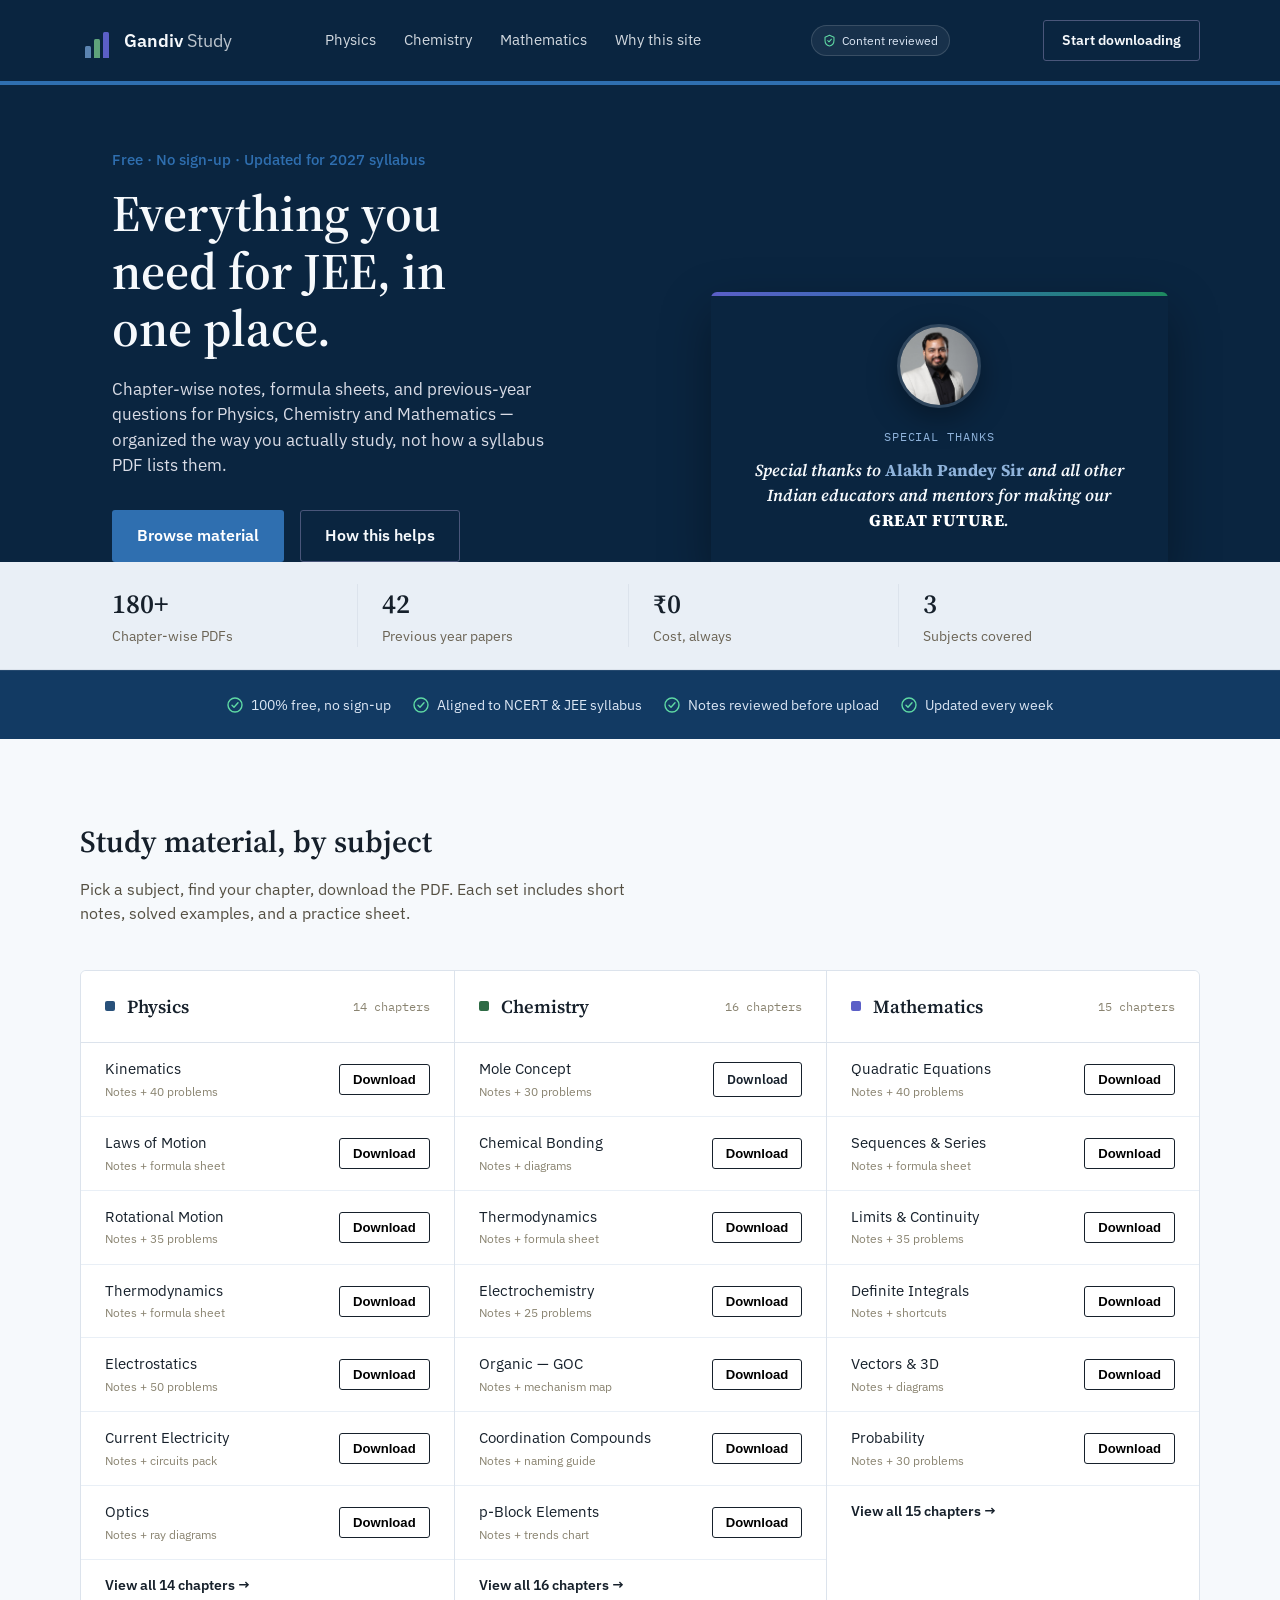
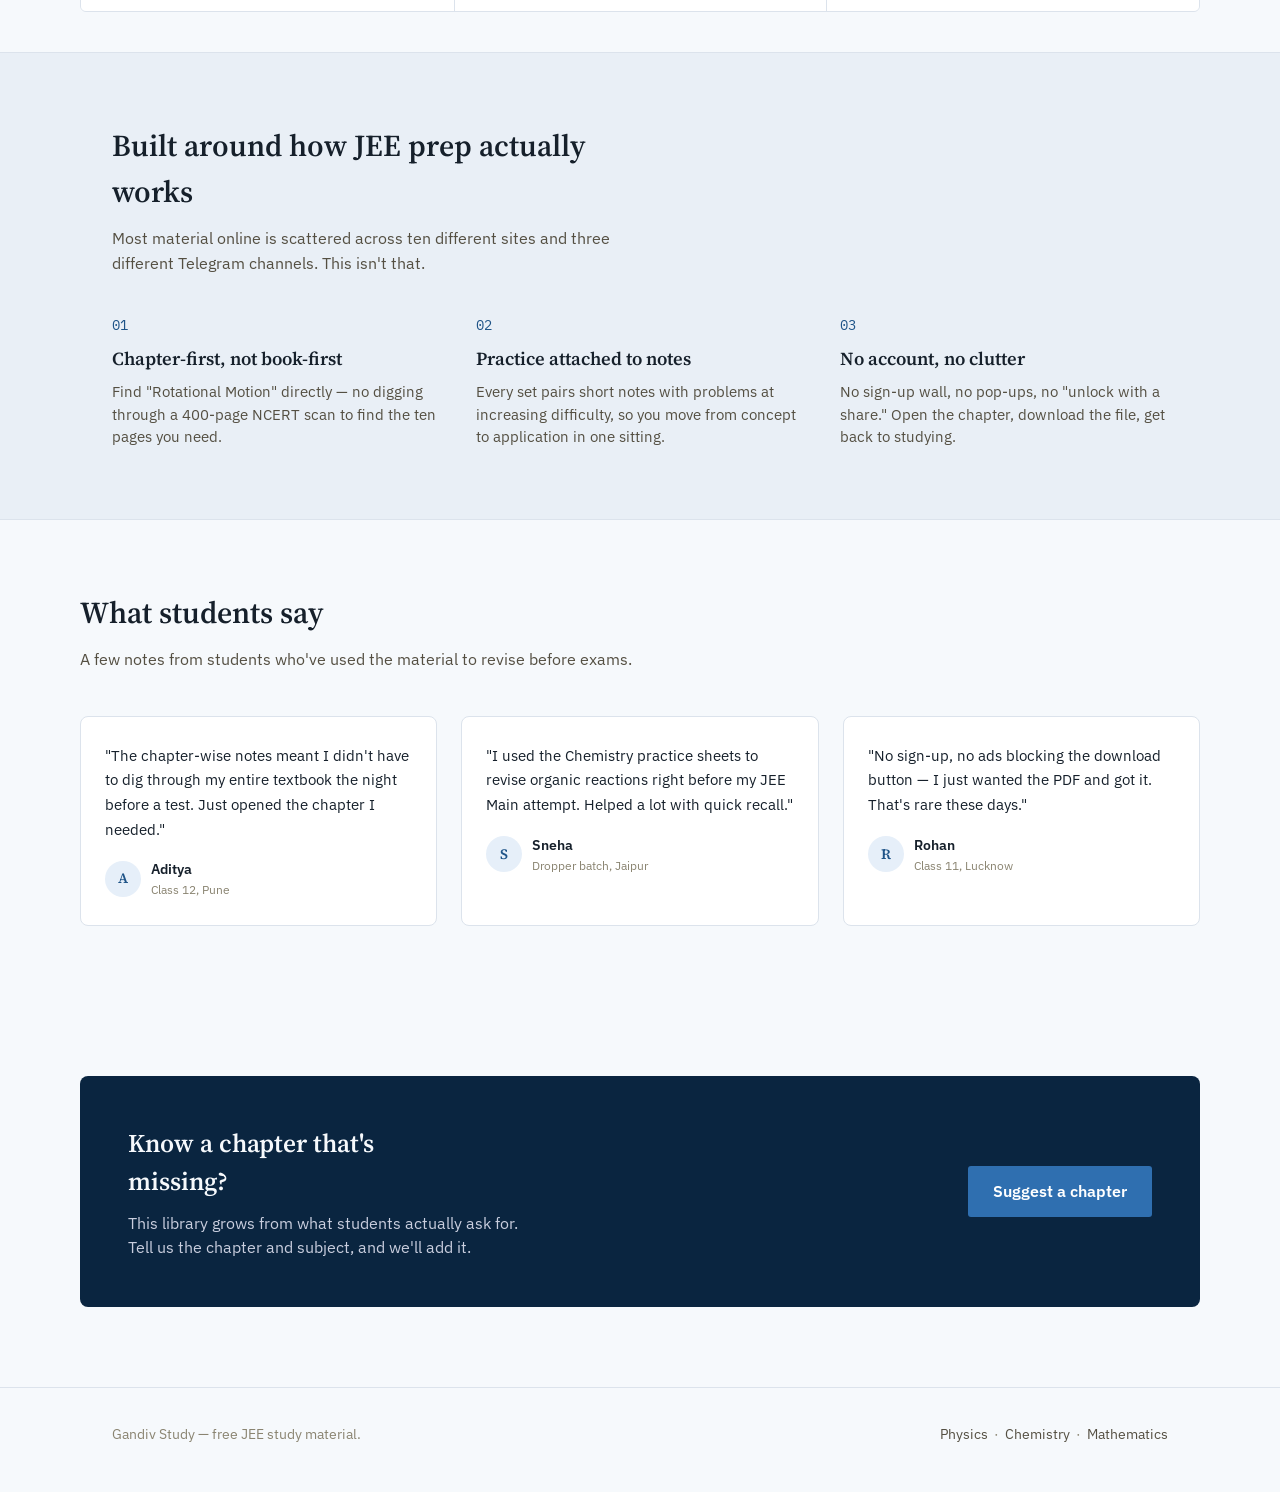
<file: index.html>
<!DOCTYPE html>
<html lang="en">
<head>
<meta charset="UTF-8">
<meta name="viewport" content="width=device-width, initial-scale=1.0">
<title>Gandiv Study — JEE Study Material</title>
<meta name="description" content="Gandiv Study — free chapter-wise notes, formula sheets, and previous year questions for JEE Physics, Chemistry and Mathematics. No sign-up required.">
<meta name="keywords" content="Gandiv, Gandiv Study, JEE study material, JEE notes, JEE Physics notes, JEE Chemistry notes, JEE Maths notes, free JEE PDF, JEE previous year papers">
<meta name="robots" content="index, follow">
<link rel="canonical" href="https://gurujeestudy1.github.io/GuruJEE-study/">
<meta property="og:type" content="website">
<meta property="og:title" content="Gandiv Study — Free JEE Study Material">
<meta property="og:description" content="Chapter-wise notes, formula sheets, and previous year questions for JEE Physics, Chemistry and Mathematics — all free.">
<meta property="og:url" content="https://gurujeestudy1.github.io/GuruJEE-study/">
<meta name="twitter:card" content="summary">
<meta name="twitter:title" content="Gandiv Study — Free JEE Study Material">
<meta name="twitter:description" content="Free chapter-wise JEE notes and previous year papers for Physics, Chemistry and Mathematics.">
<script type="application/ld+json">
{
  "@context": "https://schema.org",
  "@type": "WebSite",
  "name": "Gandiv Study",
  "url": "https://gurujeestudy1.github.io/GuruJEE-study/",
  "description": "Free JEE study material — chapter-wise notes, formula sheets, and previous year papers for Physics, Chemistry and Mathematics."
}
</script>
<link rel="icon" href="data:image/svg+xml,%3Csvg xmlns='http://www.w3.org/2000/svg' viewBox='0 0 32 32'%3E%3Crect width='32' height='32' rx='6' fill='%2316213E'/%3E%3Crect x='6' y='18' width='5' height='9' rx='1' fill='%235B84B1'/%3E%3Crect x='13.5' y='13' width='5' height='14' rx='1' fill='%235FA37B'/%3E%3Crect x='21' y='7' width='5' height='20' rx='1' fill='%23E8A33D'/%3E%3C/svg%3E">
<link rel="preconnect" href="https://fonts.googleapis.com">
<link href="https://fonts.googleapis.com/css2?family=Source+Serif+4:opsz,wght@8..60,400;8..60,600;8..60,700&family=IBM+Plex+Sans:wght@400;500;600;700&family=IBM+Plex+Mono:wght@500&display=swap" rel="stylesheet">
<link rel="stylesheet" href="style.css">
</head>
<body>

<header>
  <div class="wrap nav">
    <div class="brand">
      <span class="mark">
        <span class="bar" style="height:12px; background:#5B84B1;"></span>
        <span class="bar" style="height:19px; background:#5FA37B;"></span>
        <span class="bar" style="height:26px; background:var(--indigo);"></span>
      </span>
      <span class="word">Gandiv<span class="light">Study</span></span>
    </div>
    <nav class="links">
      <a href="physics.html">Physics</a>
      <a href="chemistry.html">Chemistry</a>
      <a href="maths.html">Mathematics</a>
      <a href="#why">Why this site</a>
    </nav>
    <span class="verified-chip"><svg width="13" height="13" viewBox="0 0 16 16" fill="none"><path d="M8 1.5l5.5 2.4v4c0 3.6-2.4 6-5.5 6.8-3.1-.8-5.5-3.2-5.5-6.8v-4L8 1.5z" stroke="#5FD9A4" stroke-width="1.3" stroke-linejoin="round"/><path d="M5.8 8l1.6 1.6L10.4 6.4" stroke="#5FD9A4" stroke-width="1.3" stroke-linecap="round" stroke-linejoin="round"/></svg>Content reviewed</span>
    <a href="physics.html" class="btn btn-ghost" style="padding:9px 18px; font-size:0.88rem;">Start downloading</a>
  </div>
</header>

<section class="hero">
  <div class="wrap">
    <div class="hero-copy">
      <div class="eyebrow">Free · No sign-up · Updated for 2027 syllabus</div>
      <h1>Everything you need for JEE, in one place.</h1>
      <p>Chapter-wise notes, formula sheets, and previous-year questions for Physics, Chemistry and Mathematics — organized the way you actually study, not how a syllabus PDF lists them.</p>
      <div class="hero-actions">
        <a href="physics.html" class="btn btn-primary">Browse material</a>
        <a href="#why" class="btn btn-ghost">How this helps</a>
      </div>
    </div>
    <div class="special-thanks in-hero">
      <div class="photo">
        <img src="special-thanks.jpg">
      </div>
      <div class="text">
        <div class="label">Special Thanks</div>
        <h2>Special thanks to <span class="highlight">Alakh Pandey Sir</span> and all other Indian educators and mentors for making our <span class="shout">GREAT FUTURE</span>.</h2>
      </div>
    </div>
  </div>
</section>

<div class="stats">
  <div class="wrap">
    <div class="stat"><div class="num">180+</div><div class="label">Chapter-wise PDFs</div></div>
    <div class="stat"><div class="num">42</div><div class="label">Previous year papers</div></div>
    <div class="stat"><div class="num">₹0</div><div class="label">Cost, always</div></div>
    <div class="stat"><div class="num">3</div><div class="label">Subjects covered</div></div>
  </div>
</div>

<div class="trust-strip">
  <div class="wrap">
    <div class="trust-badge">
      <svg width="16" height="16" viewBox="0 0 16 16" fill="none"><circle cx="8" cy="8" r="7" stroke="#5FD9A4" stroke-width="1.4"/><path d="M5 8.2l2 2 4-4.4" stroke="#5FD9A4" stroke-width="1.4" stroke-linecap="round" stroke-linejoin="round"/></svg>
      100% free, no sign-up
    </div>
    <div class="trust-badge">
      <svg width="16" height="16" viewBox="0 0 16 16" fill="none"><circle cx="8" cy="8" r="7" stroke="#5FD9A4" stroke-width="1.4"/><path d="M5 8.2l2 2 4-4.4" stroke="#5FD9A4" stroke-width="1.4" stroke-linecap="round" stroke-linejoin="round"/></svg>
      Aligned to NCERT & JEE syllabus
    </div>
    <div class="trust-badge">
      <svg width="16" height="16" viewBox="0 0 16 16" fill="none"><circle cx="8" cy="8" r="7" stroke="#5FD9A4" stroke-width="1.4"/><path d="M5 8.2l2 2 4-4.4" stroke="#5FD9A4" stroke-width="1.4" stroke-linecap="round" stroke-linejoin="round"/></svg>
      Notes reviewed before upload
    </div>
    <div class="trust-badge">
      <svg width="16" height="16" viewBox="0 0 16 16" fill="none"><circle cx="8" cy="8" r="7" stroke="#5FD9A4" stroke-width="1.4"/><path d="M5 8.2l2 2 4-4.4" stroke="#5FD9A4" stroke-width="1.4" stroke-linecap="round" stroke-linejoin="round"/></svg>
      Updated every week
    </div>
  </div>
</div>

<section class="subjects wrap">
  <div class="section-head">
    <h2>Study material, by subject</h2>
    <p>Pick a subject, find your chapter, download the PDF. Each set includes short notes, solved examples, and a practice sheet.</p>
  </div>

  <div class="subject-grid">
    <div class="subject-col" id="physics">
      <div class="subject-head"><span class="dot physics-dot"></span><h3><a href="physics.html">Physics</a></h3><span class="count">14 chapters</span></div>
      <div class="chapter"><div><div class="name">Kinematics</div><div class="meta">Notes + 40 problems</div></div><button class="dl">Download</button></div>
      <div class="chapter"><div><div class="name">Laws of Motion</div><div class="meta">Notes + formula sheet</div></div><button class="dl">Download</button></div>
      <div class="chapter"><div><div class="name">Rotational Motion</div><div class="meta">Notes + 35 problems</div></div><button class="dl">Download</button></div>
      <div class="chapter"><div><div class="name">Thermodynamics</div><div class="meta">Notes + formula sheet</div></div><button class="dl">Download</button></div>
      <div class="chapter"><div><div class="name">Electrostatics</div><div class="meta">Notes + 50 problems</div></div><button class="dl">Download</button></div>
      <div class="chapter"><div><div class="name">Current Electricity</div><div class="meta">Notes + circuits pack</div></div><button class="dl">Download</button></div>
      <div class="chapter"><div><div class="name">Optics</div><div class="meta">Notes + ray diagrams</div></div><button class="dl">Download</button></div>
      <div class="chapter"><a href="physics.html" style="font-weight:600; font-size:0.88rem;">View all 14 chapters →</a></div>
    </div>

    <div class="subject-col" id="chemistry">
      <div class="subject-head"><span class="dot chem-dot"></span><h3><a href="chemistry.html">Chemistry</a></h3><span class="count">16 chapters</span></div>
      <div class="chapter"><div><div class="name">Mole Concept</div><div class="meta">Notes + 30 problems</div></div><a class="dl" href="mole-concept.pdf" download>Download</a></div>
      <div class="chapter"><div><div class="name">Chemical Bonding</div><div class="meta">Notes + diagrams</div></div><button class="dl">Download</button></div>
      <div class="chapter"><div><div class="name">Thermodynamics</div><div class="meta">Notes + formula sheet</div></div><button class="dl">Download</button></div>
      <div class="chapter"><div><div class="name">Electrochemistry</div><div class="meta">Notes + 25 problems</div></div><button class="dl">Download</button></div>
      <div class="chapter"><div><div class="name">Organic — GOC</div><div class="meta">Notes + mechanism map</div></div><button class="dl">Download</button></div>
      <div class="chapter"><div><div class="name">Coordination Compounds</div><div class="meta">Notes + naming guide</div></div><button class="dl">Download</button></div>
      <div class="chapter"><div><div class="name">p-Block Elements</div><div class="meta">Notes + trends chart</div></div><button class="dl">Download</button></div>
      <div class="chapter"><a href="chemistry.html" style="font-weight:600; font-size:0.88rem;">View all 16 chapters →</a></div>
    </div>

    <div class="subject-col" id="maths">
      <div class="subject-head"><span class="dot maths-dot"></span><h3><a href="maths.html">Mathematics</a></h3><span class="count">15 chapters</span></div>
      <div class="chapter"><div><div class="name">Quadratic Equations</div><div class="meta">Notes + 40 problems</div></div><button class="dl">Download</button></div>
      <div class="chapter"><div><div class="name">Sequences & Series</div><div class="meta">Notes + formula sheet</div></div><button class="dl">Download</button></div>
      <div class="chapter"><div><div class="name">Limits & Continuity</div><div class="meta">Notes + 35 problems</div></div><button class="dl">Download</button></div>
      <div class="chapter"><div><div class="name">Definite Integrals</div><div class="meta">Notes + shortcuts</div></div><button class="dl">Download</button></div>
      <div class="chapter"><div><div class="name">Vectors & 3D</div><div class="meta">Notes + diagrams</div></div><button class="dl">Download</button></div>
      <div class="chapter"><div><div class="name">Probability</div><div class="meta">Notes + 30 problems</div></div><button class="dl">Download</button></div>
      <div class="chapter"><a href="maths.html" style="font-weight:600; font-size:0.88rem;">View all 15 chapters →</a></div>
    </div>
  </div>
</section>

<section class="why" id="why">
  <div class="wrap">
    <div class="section-head" style="margin-bottom:0;">
      <h2>Built around how JEE prep actually works</h2>
      <p>Most material online is scattered across ten different sites and three different Telegram channels. This isn't that.</p>
    </div>
    <div class="why-grid">
      <div class="why-item">
        <div class="num">01</div>
        <h3>Chapter-first, not book-first</h3>
        <p>Find "Rotational Motion" directly — no digging through a 400-page NCERT scan to find the ten pages you need.</p>
      </div>
      <div class="why-item">
        <div class="num">02</div>
        <h3>Practice attached to notes</h3>
        <p>Every set pairs short notes with problems at increasing difficulty, so you move from concept to application in one sitting.</p>
      </div>
      <div class="why-item">
        <div class="num">03</div>
        <h3>No account, no clutter</h3>
        <p>No sign-up wall, no pop-ups, no "unlock with a share." Open the chapter, download the file, get back to studying.</p>
      </div>
    </div>
  </div>
</section>

<section class="testimonials wrap">
  <div class="section-head">
    <h2>What students say</h2>
    <p>A few notes from students who've used the material to revise before exams.</p>
  </div>
  <div class="testimonial-grid">
    <div class="testimonial-card">
      <p class="quote">"The chapter-wise notes meant I didn't have to dig through my entire textbook the night before a test. Just opened the chapter I needed."</p>
      <div class="who">
        <div class="avatar">A</div>
        <div>
          <div class="name">Aditya</div>
          <div class="role">Class 12, Pune</div>
        </div>
      </div>
    </div>
    <div class="testimonial-card">
      <p class="quote">"I used the Chemistry practice sheets to revise organic reactions right before my JEE Main attempt. Helped a lot with quick recall."</p>
      <div class="who">
        <div class="avatar">S</div>
        <div>
          <div class="name">Sneha</div>
          <div class="role">Dropper batch, Jaipur</div>
        </div>
      </div>
    </div>
    <div class="testimonial-card">
      <p class="quote">"No sign-up, no ads blocking the download button — I just wanted the PDF and got it. That's rare these days."</p>
      <div class="who">
        <div class="avatar">R</div>
        <div>
          <div class="name">Rohan</div>
          <div class="role">Class 11, Lucknow</div>
        </div>
      </div>
    </div>
  </div>
</section>

<section class="cta wrap">
  <div class="cta-box">
    <div>
      <h2 class="serif">Know a chapter that's missing?</h2>
      <p>This library grows from what students actually ask for. Tell us the chapter and subject, and we'll add it.</p>
    </div>
    <a href="mailto:hello@gandiv.study" class="btn btn-primary">Suggest a chapter</a>
  </div>
</section>

<footer>
  <div class="wrap foot-row">
    <div>Gandiv Study — free JEE study material.</div>
    <div><a href="physics.html">Physics</a> &nbsp;·&nbsp; <a href="chemistry.html">Chemistry</a> &nbsp;·&nbsp; <a href="maths.html">Mathematics</a></div>
  </div>
</footer>

</body>
</html>
</file>
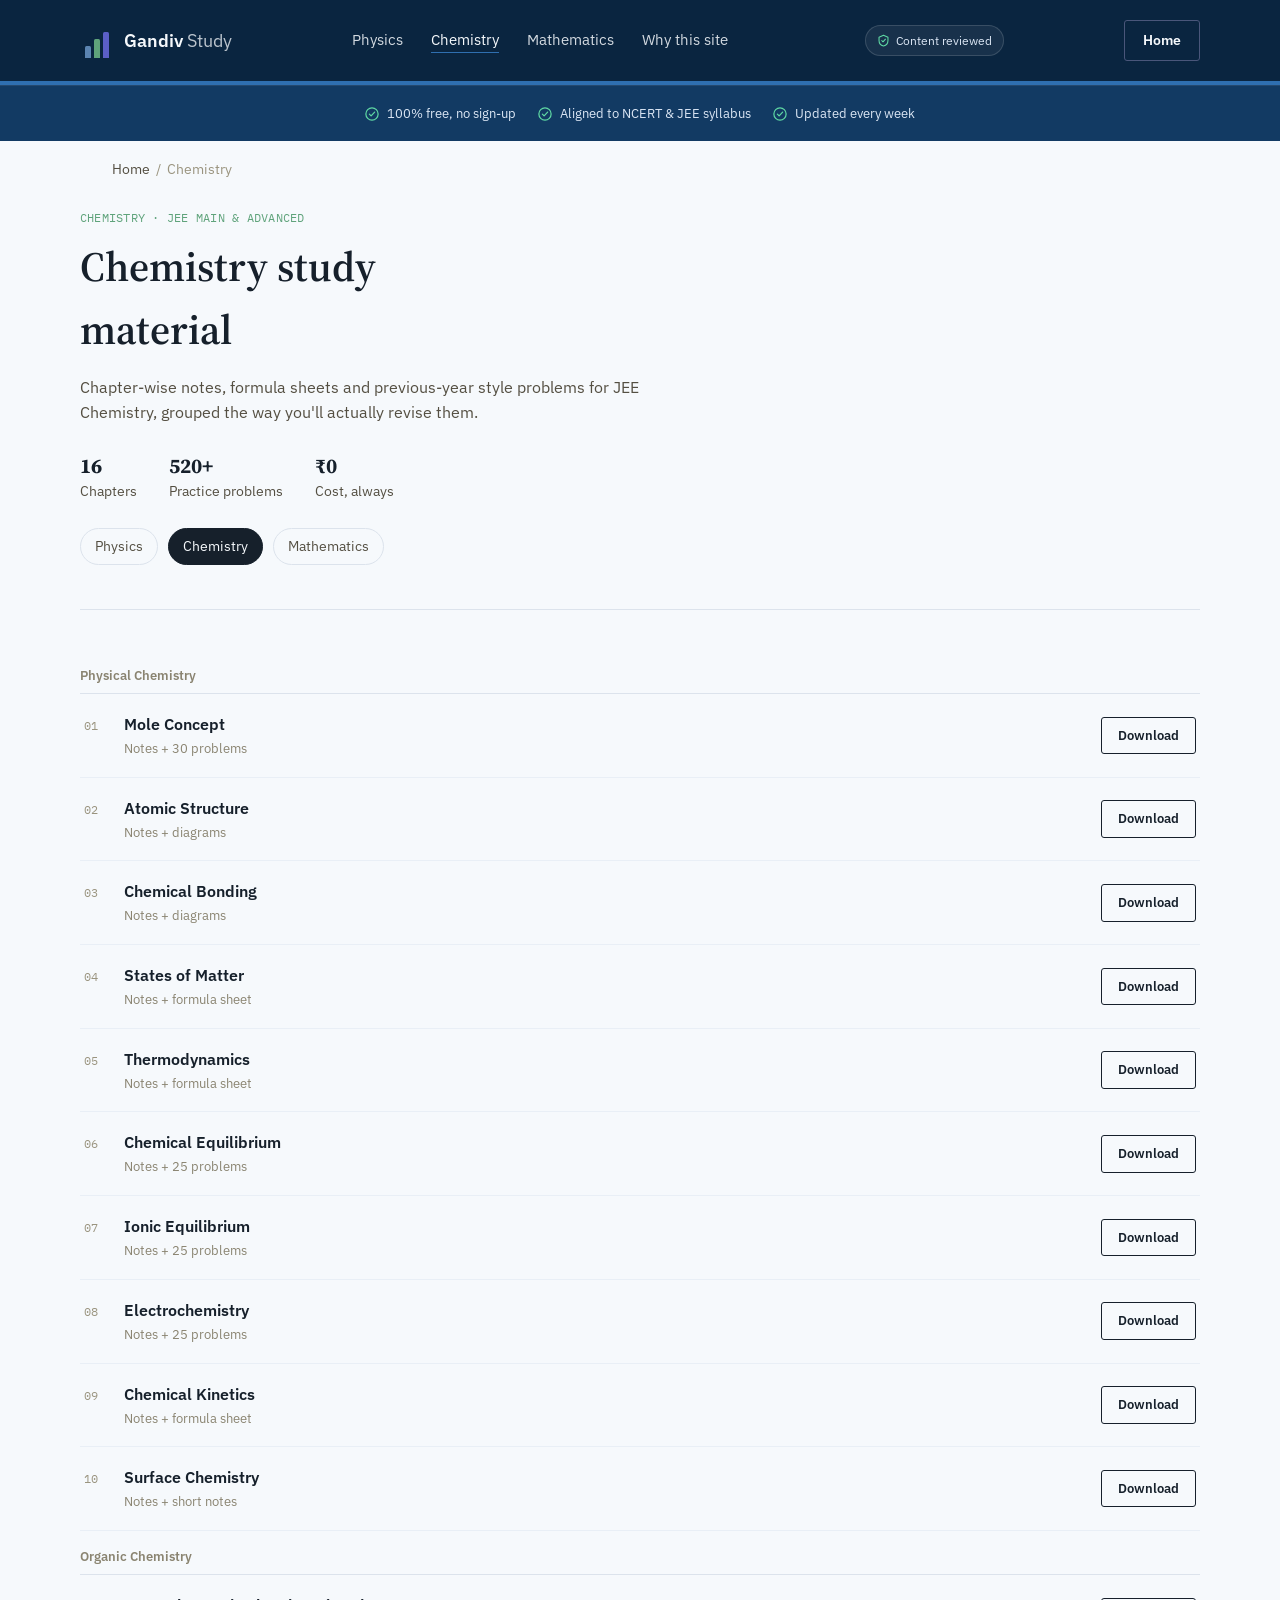
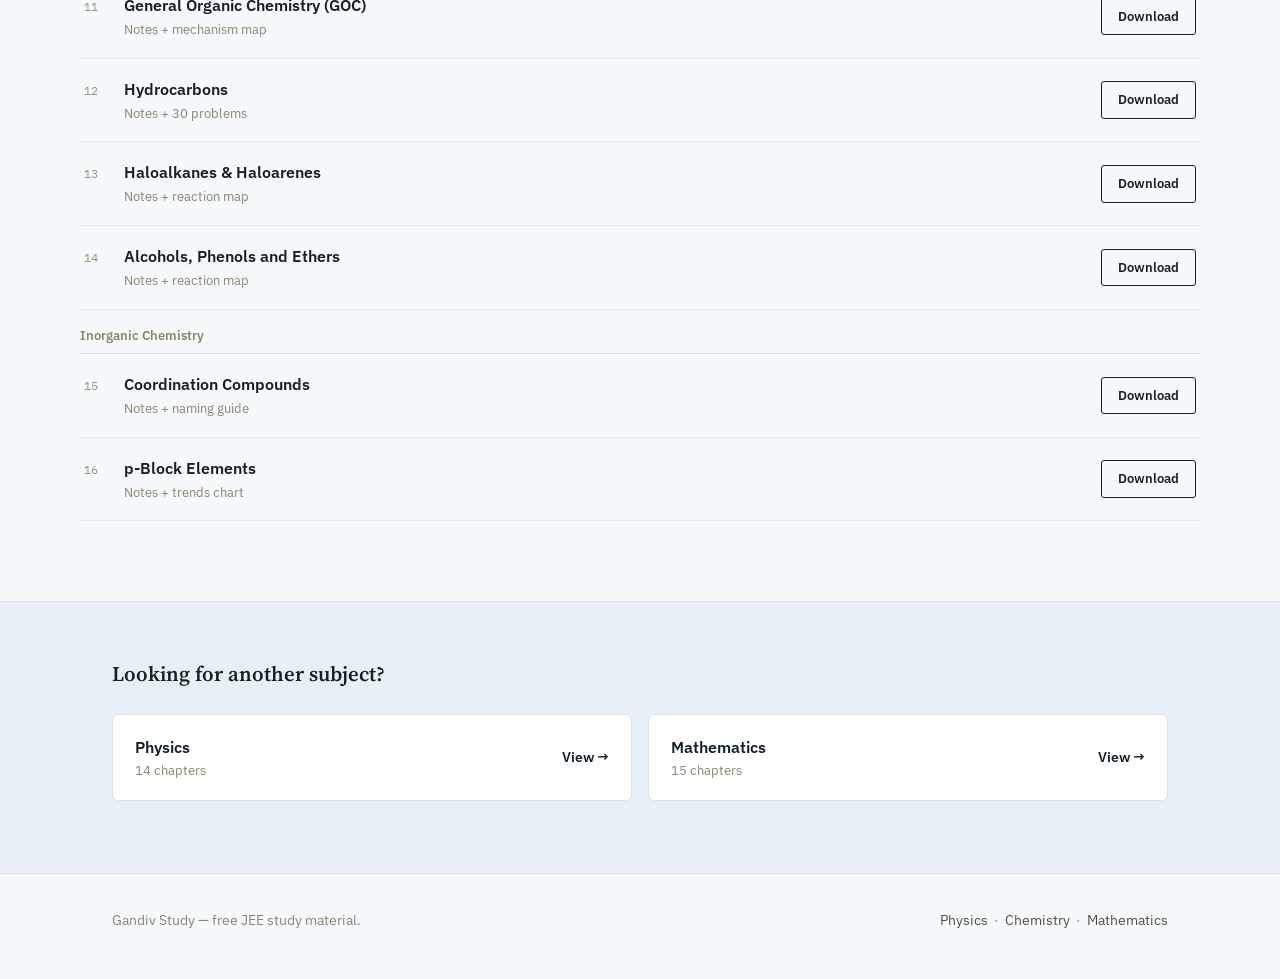
<file: chemistry.html>
<!DOCTYPE html>
<html lang="en">
<head>
<meta charset="UTF-8">
<meta name="viewport" content="width=device-width, initial-scale=1.0">
<title>Chemistry — Gandiv Study</title>
<meta name="description" content="Free JEE Chemistry notes, formula sheets and practice problems across Physical, Organic and Inorganic Chemistry.">
<meta name="robots" content="index, follow">
<link rel="canonical" href="https://gurujeestudy.netlify.app/chemistry.html">
<link rel="icon" href="data:image/svg+xml,%3Csvg xmlns='http://www.w3.org/2000/svg' viewBox='0 0 32 32'%3E%3Crect width='32' height='32' rx='6' fill='%2316213E'/%3E%3Crect x='6' y='18' width='5' height='9' rx='1' fill='%235B84B1'/%3E%3Crect x='13.5' y='13' width='5' height='14' rx='1' fill='%235FA37B'/%3E%3Crect x='21' y='7' width='5' height='20' rx='1' fill='%23E8A33D'/%3E%3C/svg%3E">
<link rel="preconnect" href="https://fonts.googleapis.com">
<link href="https://fonts.googleapis.com/css2?family=Source+Serif+4:opsz,wght@8..60,400;8..60,600;8..60,700&family=IBM+Plex+Sans:wght@400;500;600;700&family=IBM+Plex+Mono:wght@500&display=swap" rel="stylesheet">
<link rel="stylesheet" href="style.css">
</head>
<body>

<header>
  <div class="wrap nav">
    <a href="index.html" class="brand">
      <span class="mark">
        <span class="bar" style="height:12px; background:#5B84B1;"></span>
        <span class="bar" style="height:19px; background:#5FA37B;"></span>
        <span class="bar" style="height:26px; background:var(--indigo);"></span>
      </span>
      <span class="word">Gandiv<span class="light">Study</span></span>
    </a>
    <nav class="links">
      <a href="physics.html">Physics</a>
      <a href="chemistry.html" style="opacity:1; border-color:var(--blue);">Chemistry</a>
      <a href="maths.html">Mathematics</a>
      <a href="index.html#why">Why this site</a>
    </nav>
    <span class="verified-chip"><svg width="13" height="13" viewBox="0 0 16 16" fill="none"><path d="M8 1.5l5.5 2.4v4c0 3.6-2.4 6-5.5 6.8-3.1-.8-5.5-3.2-5.5-6.8v-4L8 1.5z" stroke="#5FD9A4" stroke-width="1.3" stroke-linejoin="round"/><path d="M5.8 8l1.6 1.6L10.4 6.4" stroke="#5FD9A4" stroke-width="1.3" stroke-linecap="round" stroke-linejoin="round"/></svg>Content reviewed</span>
    <a href="index.html" class="btn btn-ghost" style="padding:9px 18px; font-size:0.88rem;">Home</a>
  </div>
</header>
<div class="trust-strip compact">
  <div class="wrap">
    <div class="trust-badge">
      <svg width="14" height="14" viewBox="0 0 16 16" fill="none"><circle cx="8" cy="8" r="7" stroke="#5FD9A4" stroke-width="1.4"/><path d="M5 8.2l2 2 4-4.4" stroke="#5FD9A4" stroke-width="1.4" stroke-linecap="round" stroke-linejoin="round"/></svg>
      100% free, no sign-up
    </div>
    <div class="trust-badge">
      <svg width="14" height="14" viewBox="0 0 16 16" fill="none"><circle cx="8" cy="8" r="7" stroke="#5FD9A4" stroke-width="1.4"/><path d="M5 8.2l2 2 4-4.4" stroke="#5FD9A4" stroke-width="1.4" stroke-linecap="round" stroke-linejoin="round"/></svg>
      Aligned to NCERT & JEE syllabus
    </div>
    <div class="trust-badge">
      <svg width="14" height="14" viewBox="0 0 16 16" fill="none"><circle cx="8" cy="8" r="7" stroke="#5FD9A4" stroke-width="1.4"/><path d="M5 8.2l2 2 4-4.4" stroke="#5FD9A4" stroke-width="1.4" stroke-linecap="round" stroke-linejoin="round"/></svg>
      Updated every week
    </div>
  </div>
</div>


<div class="wrap">
  <div class="breadcrumb"><a href="index.html">Home</a> &nbsp;/&nbsp; Chemistry</div>
</div>

<section class="subject-hero wrap">
  <div class="eyebrow" style="color:#5FA37B;">CHEMISTRY &middot; JEE MAIN & ADVANCED</div>
  <h1>Chemistry study material</h1>
  <p>Chapter-wise notes, formula sheets and previous-year style problems for JEE Chemistry, grouped the way you'll actually revise them.</p>
  <div class="quick-stats">
    <div><strong>16</strong>Chapters</div>
    <div><strong>520+</strong>Practice problems</div>
    <div><strong>&#8377;0</strong>Cost, always</div>
  </div>
  <div class="subject-switch">
    <a href="physics.html">Physics</a>
    <a href="chemistry.html" class="active">Chemistry</a>
    <a href="maths.html">Mathematics</a>
  </div>
</section>

<section class="chapter-list wrap">
  <div class="group-label">Physical Chemistry</div>
  <div class="chapter-row">
    <div class="left">
      <span class="idx">01</span>
      <div>
        <div class="name">Mole Concept</div>
        <div class="meta">Notes + 30 problems</div>
      </div>
    </div>
    <a class="dl" href="mole-concept.pdf" download>Download</a>
  </div>
  <div class="chapter-row">
    <div class="left">
      <span class="idx">02</span>
      <div>
        <div class="name">Atomic Structure</div>
        <div class="meta">Notes + diagrams</div>
      </div>
    </div>
    <a class="dl" href="atomic-structure.pdf" download>Download</a>
  </div>
  <div class="chapter-row">
    <div class="left">
      <span class="idx">03</span>
      <div>
        <div class="name">Chemical Bonding</div>
        <div class="meta">Notes + diagrams</div>
      </div>
    </div>
    <a class="dl" href="chemical-bonding.pdf" download>Download</a>
  </div>
  <div class="chapter-row">
    <div class="left">
      <span class="idx">04</span>
      <div>
        <div class="name">States of Matter</div>
        <div class="meta">Notes + formula sheet</div>
      </div>
    </div>
    <a class="dl" href="states-of-matter.pdf" download>Download</a>
  </div>
  <div class="chapter-row">
    <div class="left">
      <span class="idx">05</span>
      <div>
        <div class="name">Thermodynamics</div>
        <div class="meta">Notes + formula sheet</div>
      </div>
    </div>
    <a class="dl" href="thermo-chem.pdf" download>Download</a>
  </div>
  <div class="chapter-row">
    <div class="left">
      <span class="idx">06</span>
      <div>
        <div class="name">Chemical Equilibrium</div>
        <div class="meta">Notes + 25 problems</div>
      </div>
    </div>
    <a class="dl" href="chemical-equilibrium.pdf" download>Download</a>
  </div>
  <div class="chapter-row">
    <div class="left">
      <span class="idx">07</span>
      <div>
        <div class="name">Ionic Equilibrium</div>
        <div class="meta">Notes + 25 problems</div>
      </div>
    </div>
    <a class="dl" href="ionic-equilibrium.pdf" download>Download</a>
  </div>
  <div class="chapter-row">
    <div class="left">
      <span class="idx">08</span>
      <div>
        <div class="name">Electrochemistry</div>
        <div class="meta">Notes + 25 problems</div>
      </div>
    </div>
    <a class="dl" href="electrochemistry.pdf" download>Download</a>
  </div>
  <div class="chapter-row">
    <div class="left">
      <span class="idx">09</span>
      <div>
        <div class="name">Chemical Kinetics</div>
        <div class="meta">Notes + formula sheet</div>
      </div>
    </div>
    <a class="dl" href="chemical-kinetics.pdf" download>Download</a>
  </div>
  <div class="chapter-row">
    <div class="left">
      <span class="idx">10</span>
      <div>
        <div class="name">Surface Chemistry</div>
        <div class="meta">Notes + short notes</div>
      </div>
    </div>
    <a class="dl" href="surface-chemistry.pdf" download>Download</a>
  </div>
  <div class="group-label">Organic Chemistry</div>
  <div class="chapter-row">
    <div class="left">
      <span class="idx">11</span>
      <div>
        <div class="name">General Organic Chemistry (GOC)</div>
        <div class="meta">Notes + mechanism map</div>
      </div>
    </div>
    <a class="dl" href="goc.pdf" download>Download</a>
  </div>
  <div class="chapter-row">
    <div class="left">
      <span class="idx">12</span>
      <div>
        <div class="name">Hydrocarbons</div>
        <div class="meta">Notes + 30 problems</div>
      </div>
    </div>
    <a class="dl" href="hydrocarbons.pdf" download>Download</a>
  </div>
  <div class="chapter-row">
    <div class="left">
      <span class="idx">13</span>
      <div>
        <div class="name">Haloalkanes & Haloarenes</div>
        <div class="meta">Notes + reaction map</div>
      </div>
    </div>
    <a class="dl" href="haloalkanes.pdf" download>Download</a>
  </div>
  <div class="chapter-row">
    <div class="left">
      <span class="idx">14</span>
      <div>
        <div class="name">Alcohols, Phenols and Ethers</div>
        <div class="meta">Notes + reaction map</div>
      </div>
    </div>
    <a class="dl" href="alcohols-phenols-ethers.pdf" download>Download</a>
  </div>
  <div class="group-label">Inorganic Chemistry</div>
  <div class="chapter-row">
    <div class="left">
      <span class="idx">15</span>
      <div>
        <div class="name">Coordination Compounds</div>
        <div class="meta">Notes + naming guide</div>
      </div>
    </div>
    <a class="dl" href="coordination-compounds.pdf" download>Download</a>
  </div>
  <div class="chapter-row">
    <div class="left">
      <span class="idx">16</span>
      <div>
        <div class="name">p-Block Elements</div>
        <div class="meta">Notes + trends chart</div>
      </div>
    </div>
    <a class="dl" href="p-block.pdf" download>Download</a>
  </div>
</section>

<section class="other-subjects">
  <div class="wrap">
    <h2>Looking for another subject?</h2>
    <div class="other-cards">
      <a href="physics.html" class="other-card" style="text-decoration:none; color:inherit;">
        <div>
          <div class="name">Physics</div>
          <div class="count">14 chapters</div>
        </div>
        <span class="go">View &rarr;</span>
      </a>
      <a href="maths.html" class="other-card" style="text-decoration:none; color:inherit;">
        <div>
          <div class="name">Mathematics</div>
          <div class="count">15 chapters</div>
        </div>
        <span class="go">View &rarr;</span>
      </a>
    </div>
  </div>
</section>

<footer>
  <div class="wrap foot-row">
    <div>Gandiv Study — free JEE study material.</div>
    <div><a href="physics.html">Physics</a> &nbsp;&middot;&nbsp; <a href="chemistry.html">Chemistry</a> &nbsp;&middot;&nbsp; <a href="maths.html">Mathematics</a></div>
  </div>
</footer>

</body>
</html>
</file>
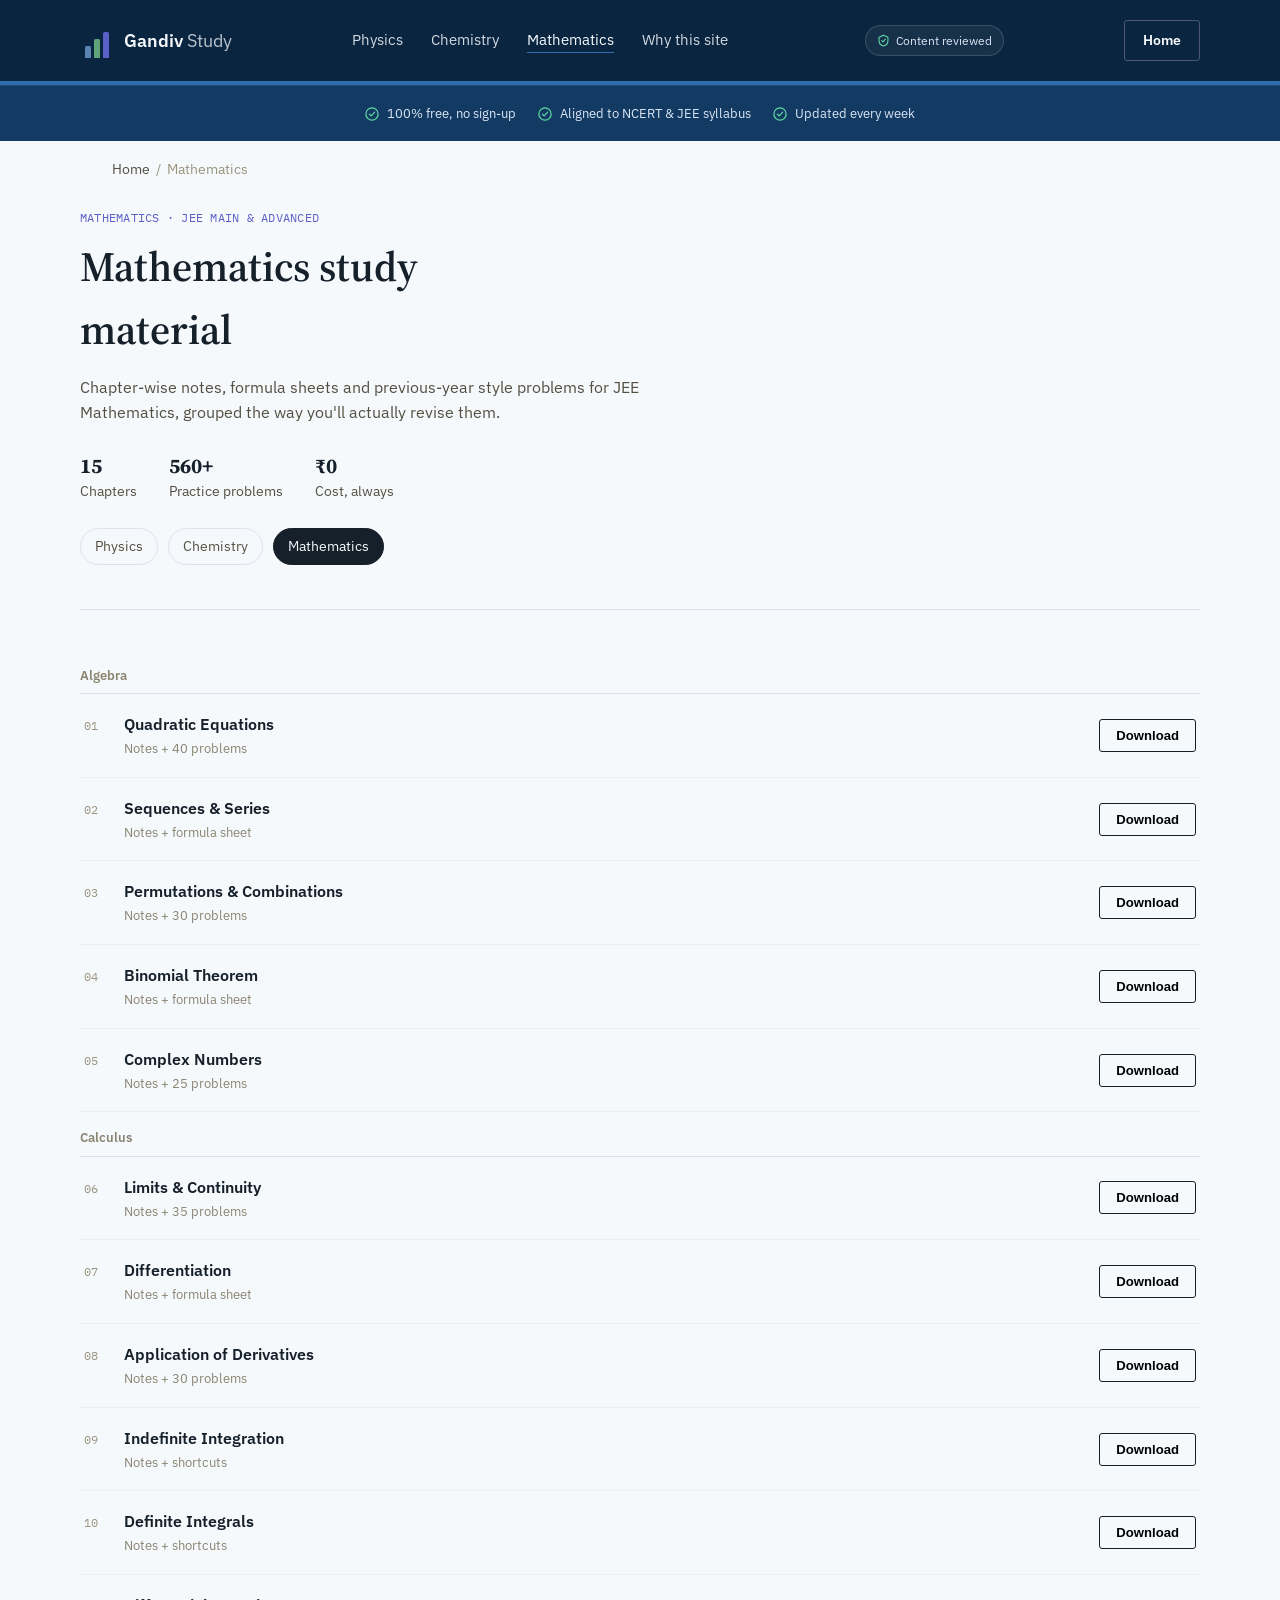
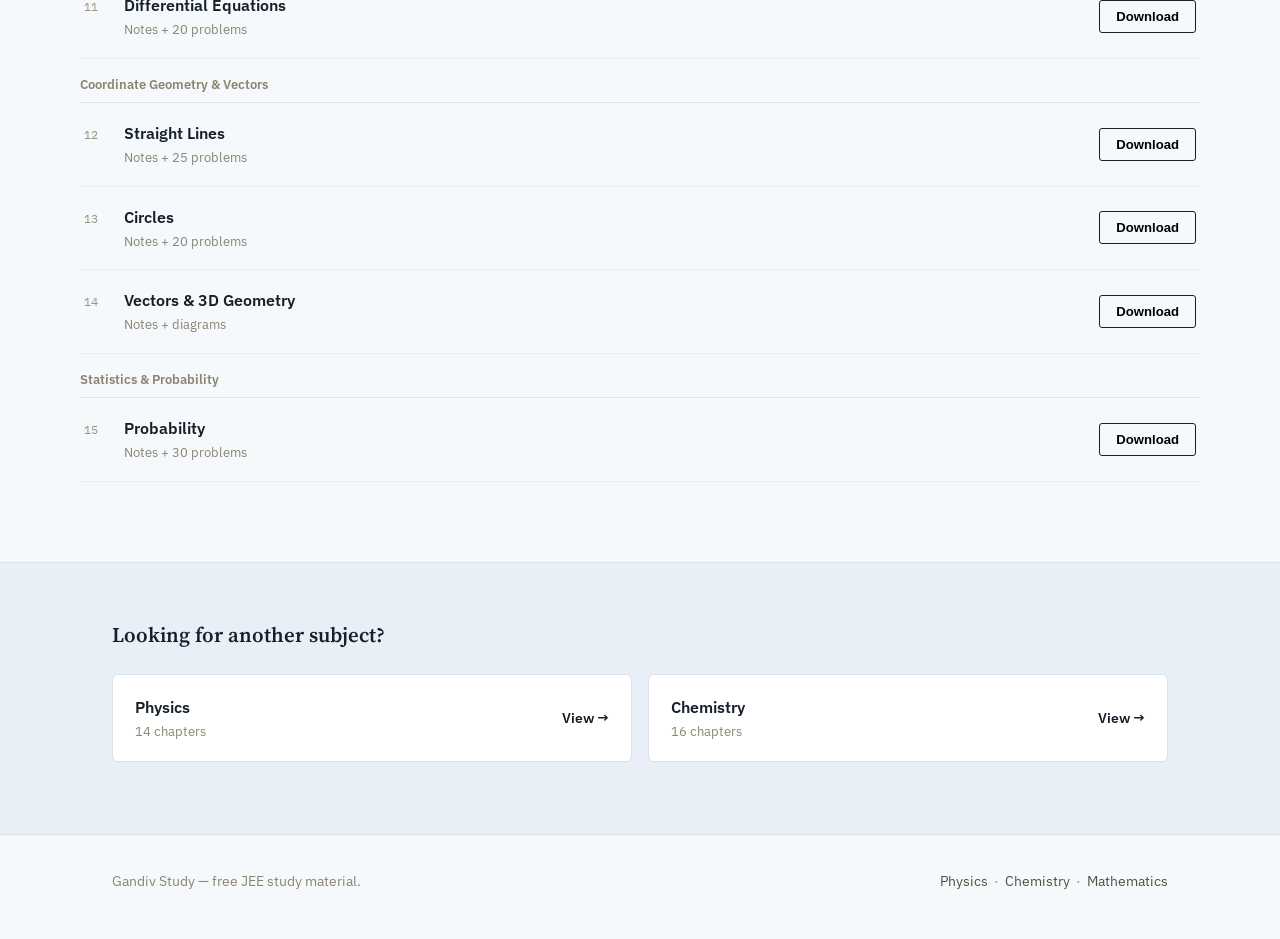
<file: maths.html>
<!DOCTYPE html>
<html lang="en">
<head>
<meta charset="UTF-8">
<meta name="viewport" content="width=device-width, initial-scale=1.0">
<title>Mathematics — Gandiv Study</title>
<meta name="description" content="Free JEE Mathematics notes, formula sheets and practice problems across Algebra, Calculus, Coordinate Geometry and Vectors.">
<meta name="robots" content="index, follow">
<link rel="canonical" href="https://gurujeestudy.netlify.app/maths.html">
<link rel="icon" href="data:image/svg+xml,%3Csvg xmlns='http://www.w3.org/2000/svg' viewBox='0 0 32 32'%3E%3Crect width='32' height='32' rx='6' fill='%2316213E'/%3E%3Crect x='6' y='18' width='5' height='9' rx='1' fill='%235B84B1'/%3E%3Crect x='13.5' y='13' width='5' height='14' rx='1' fill='%235FA37B'/%3E%3Crect x='21' y='7' width='5' height='20' rx='1' fill='%23E8A33D'/%3E%3C/svg%3E">
<link rel="preconnect" href="https://fonts.googleapis.com">
<link href="https://fonts.googleapis.com/css2?family=Source+Serif+4:opsz,wght@8..60,400;8..60,600;8..60,700&family=IBM+Plex+Sans:wght@400;500;600;700&family=IBM+Plex+Mono:wght@500&display=swap" rel="stylesheet">
<link rel="stylesheet" href="style.css">
</head>
<body>

<header>
  <div class="wrap nav">
    <a href="index.html" class="brand">
      <span class="mark">
        <span class="bar" style="height:12px; background:#5B84B1;"></span>
        <span class="bar" style="height:19px; background:#5FA37B;"></span>
        <span class="bar" style="height:26px; background:var(--indigo);"></span>
      </span>
      <span class="word">Gandiv<span class="light">Study</span></span>
    </a>
    <nav class="links">
      <a href="physics.html">Physics</a>
      <a href="chemistry.html">Chemistry</a>
      <a href="maths.html" style="opacity:1; border-color:var(--blue);">Mathematics</a>
      <a href="index.html#why">Why this site</a>
    </nav>
    <span class="verified-chip"><svg width="13" height="13" viewBox="0 0 16 16" fill="none"><path d="M8 1.5l5.5 2.4v4c0 3.6-2.4 6-5.5 6.8-3.1-.8-5.5-3.2-5.5-6.8v-4L8 1.5z" stroke="#5FD9A4" stroke-width="1.3" stroke-linejoin="round"/><path d="M5.8 8l1.6 1.6L10.4 6.4" stroke="#5FD9A4" stroke-width="1.3" stroke-linecap="round" stroke-linejoin="round"/></svg>Content reviewed</span>
    <a href="index.html" class="btn btn-ghost" style="padding:9px 18px; font-size:0.88rem;">Home</a>
  </div>
</header>
<div class="trust-strip compact">
  <div class="wrap">
    <div class="trust-badge">
      <svg width="14" height="14" viewBox="0 0 16 16" fill="none"><circle cx="8" cy="8" r="7" stroke="#5FD9A4" stroke-width="1.4"/><path d="M5 8.2l2 2 4-4.4" stroke="#5FD9A4" stroke-width="1.4" stroke-linecap="round" stroke-linejoin="round"/></svg>
      100% free, no sign-up
    </div>
    <div class="trust-badge">
      <svg width="14" height="14" viewBox="0 0 16 16" fill="none"><circle cx="8" cy="8" r="7" stroke="#5FD9A4" stroke-width="1.4"/><path d="M5 8.2l2 2 4-4.4" stroke="#5FD9A4" stroke-width="1.4" stroke-linecap="round" stroke-linejoin="round"/></svg>
      Aligned to NCERT & JEE syllabus
    </div>
    <div class="trust-badge">
      <svg width="14" height="14" viewBox="0 0 16 16" fill="none"><circle cx="8" cy="8" r="7" stroke="#5FD9A4" stroke-width="1.4"/><path d="M5 8.2l2 2 4-4.4" stroke="#5FD9A4" stroke-width="1.4" stroke-linecap="round" stroke-linejoin="round"/></svg>
      Updated every week
    </div>
  </div>
</div>


<div class="wrap">
  <div class="breadcrumb"><a href="index.html">Home</a> &nbsp;/&nbsp; Mathematics</div>
</div>

<section class="subject-hero wrap">
  <div class="eyebrow" style="color:#5B5FC7;">MATHEMATICS &middot; JEE MAIN & ADVANCED</div>
  <h1>Mathematics study material</h1>
  <p>Chapter-wise notes, formula sheets and previous-year style problems for JEE Mathematics, grouped the way you'll actually revise them.</p>
  <div class="quick-stats">
    <div><strong>15</strong>Chapters</div>
    <div><strong>560+</strong>Practice problems</div>
    <div><strong>&#8377;0</strong>Cost, always</div>
  </div>
  <div class="subject-switch">
    <a href="physics.html">Physics</a>
    <a href="chemistry.html">Chemistry</a>
    <a href="maths.html" class="active">Mathematics</a>
  </div>
</section>

<section class="chapter-list wrap">
  <div class="group-label">Algebra</div>
  <div class="chapter-row">
    <div class="left">
      <span class="idx">01</span>
      <div>
        <div class="name">Quadratic Equations</div>
        <div class="meta">Notes + 40 problems</div>
      </div>
    </div>
    <button class="dl">Download</button>
  </div>
  <div class="chapter-row">
    <div class="left">
      <span class="idx">02</span>
      <div>
        <div class="name">Sequences & Series</div>
        <div class="meta">Notes + formula sheet</div>
      </div>
    </div>
    <button class="dl">Download</button>
  </div>
  <div class="chapter-row">
    <div class="left">
      <span class="idx">03</span>
      <div>
        <div class="name">Permutations & Combinations</div>
        <div class="meta">Notes + 30 problems</div>
      </div>
    </div>
    <button class="dl">Download</button>
  </div>
  <div class="chapter-row">
    <div class="left">
      <span class="idx">04</span>
      <div>
        <div class="name">Binomial Theorem</div>
        <div class="meta">Notes + formula sheet</div>
      </div>
    </div>
    <button class="dl">Download</button>
  </div>
  <div class="chapter-row">
    <div class="left">
      <span class="idx">05</span>
      <div>
        <div class="name">Complex Numbers</div>
        <div class="meta">Notes + 25 problems</div>
      </div>
    </div>
    <button class="dl">Download</button>
  </div>
  <div class="group-label">Calculus</div>
  <div class="chapter-row">
    <div class="left">
      <span class="idx">06</span>
      <div>
        <div class="name">Limits & Continuity</div>
        <div class="meta">Notes + 35 problems</div>
      </div>
    </div>
    <button class="dl">Download</button>
  </div>
  <div class="chapter-row">
    <div class="left">
      <span class="idx">07</span>
      <div>
        <div class="name">Differentiation</div>
        <div class="meta">Notes + formula sheet</div>
      </div>
    </div>
    <button class="dl">Download</button>
  </div>
  <div class="chapter-row">
    <div class="left">
      <span class="idx">08</span>
      <div>
        <div class="name">Application of Derivatives</div>
        <div class="meta">Notes + 30 problems</div>
      </div>
    </div>
    <button class="dl">Download</button>
  </div>
  <div class="chapter-row">
    <div class="left">
      <span class="idx">09</span>
      <div>
        <div class="name">Indefinite Integration</div>
        <div class="meta">Notes + shortcuts</div>
      </div>
    </div>
    <button class="dl">Download</button>
  </div>
  <div class="chapter-row">
    <div class="left">
      <span class="idx">10</span>
      <div>
        <div class="name">Definite Integrals</div>
        <div class="meta">Notes + shortcuts</div>
      </div>
    </div>
    <button class="dl">Download</button>
  </div>
  <div class="chapter-row">
    <div class="left">
      <span class="idx">11</span>
      <div>
        <div class="name">Differential Equations</div>
        <div class="meta">Notes + 20 problems</div>
      </div>
    </div>
    <button class="dl">Download</button>
  </div>
  <div class="group-label">Coordinate Geometry & Vectors</div>
  <div class="chapter-row">
    <div class="left">
      <span class="idx">12</span>
      <div>
        <div class="name">Straight Lines</div>
        <div class="meta">Notes + 25 problems</div>
      </div>
    </div>
    <button class="dl">Download</button>
  </div>
  <div class="chapter-row">
    <div class="left">
      <span class="idx">13</span>
      <div>
        <div class="name">Circles</div>
        <div class="meta">Notes + 20 problems</div>
      </div>
    </div>
    <button class="dl">Download</button>
  </div>
  <div class="chapter-row">
    <div class="left">
      <span class="idx">14</span>
      <div>
        <div class="name">Vectors & 3D Geometry</div>
        <div class="meta">Notes + diagrams</div>
      </div>
    </div>
    <button class="dl">Download</button>
  </div>
  <div class="group-label">Statistics & Probability</div>
  <div class="chapter-row">
    <div class="left">
      <span class="idx">15</span>
      <div>
        <div class="name">Probability</div>
        <div class="meta">Notes + 30 problems</div>
      </div>
    </div>
    <button class="dl">Download</button>
  </div>
</section>

<section class="other-subjects">
  <div class="wrap">
    <h2>Looking for another subject?</h2>
    <div class="other-cards">
      <a href="physics.html" class="other-card" style="text-decoration:none; color:inherit;">
        <div>
          <div class="name">Physics</div>
          <div class="count">14 chapters</div>
        </div>
        <span class="go">View &rarr;</span>
      </a>
      <a href="chemistry.html" class="other-card" style="text-decoration:none; color:inherit;">
        <div>
          <div class="name">Chemistry</div>
          <div class="count">16 chapters</div>
        </div>
        <span class="go">View &rarr;</span>
      </a>
    </div>
  </div>
</section>

<footer>
  <div class="wrap foot-row">
    <div>Gandiv Study — free JEE study material.</div>
    <div><a href="physics.html">Physics</a> &nbsp;&middot;&nbsp; <a href="chemistry.html">Chemistry</a> &nbsp;&middot;&nbsp; <a href="maths.html">Mathematics</a></div>
  </div>
</footer>

</body>
</html>
</file>
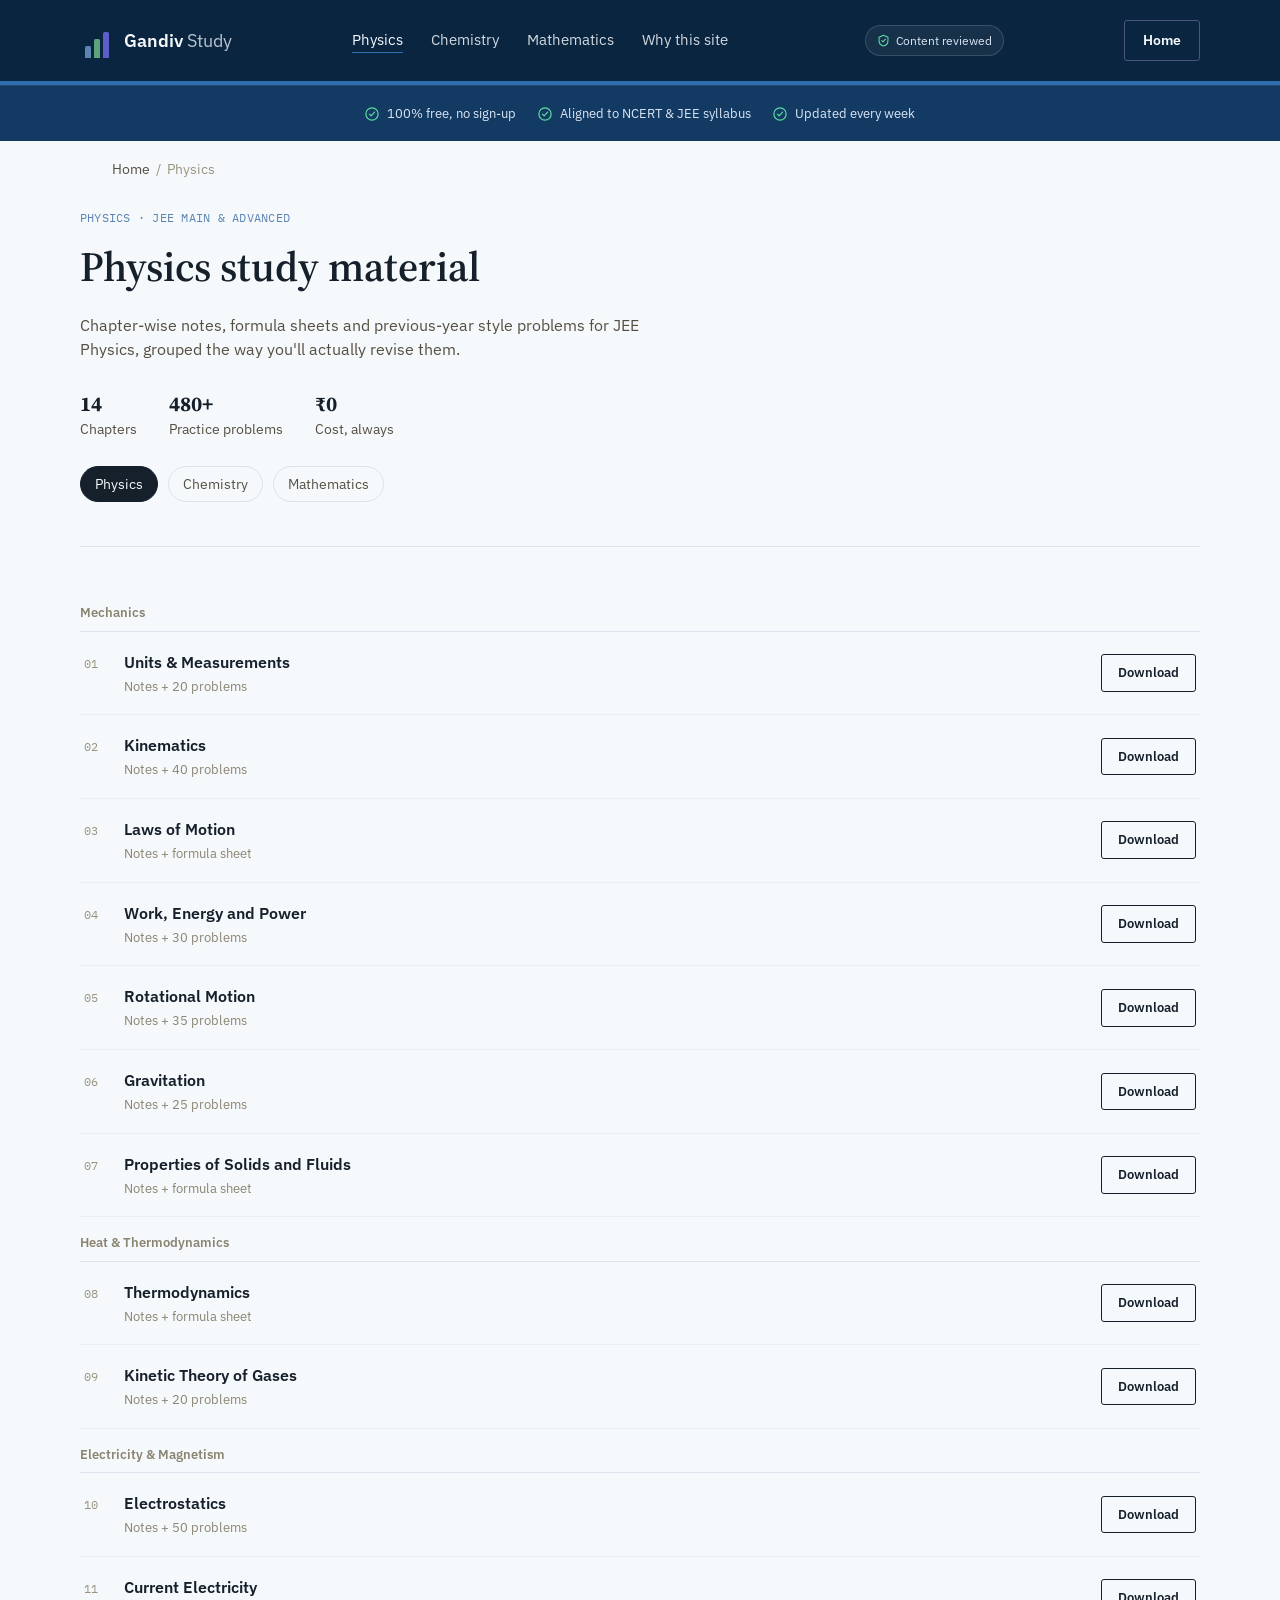
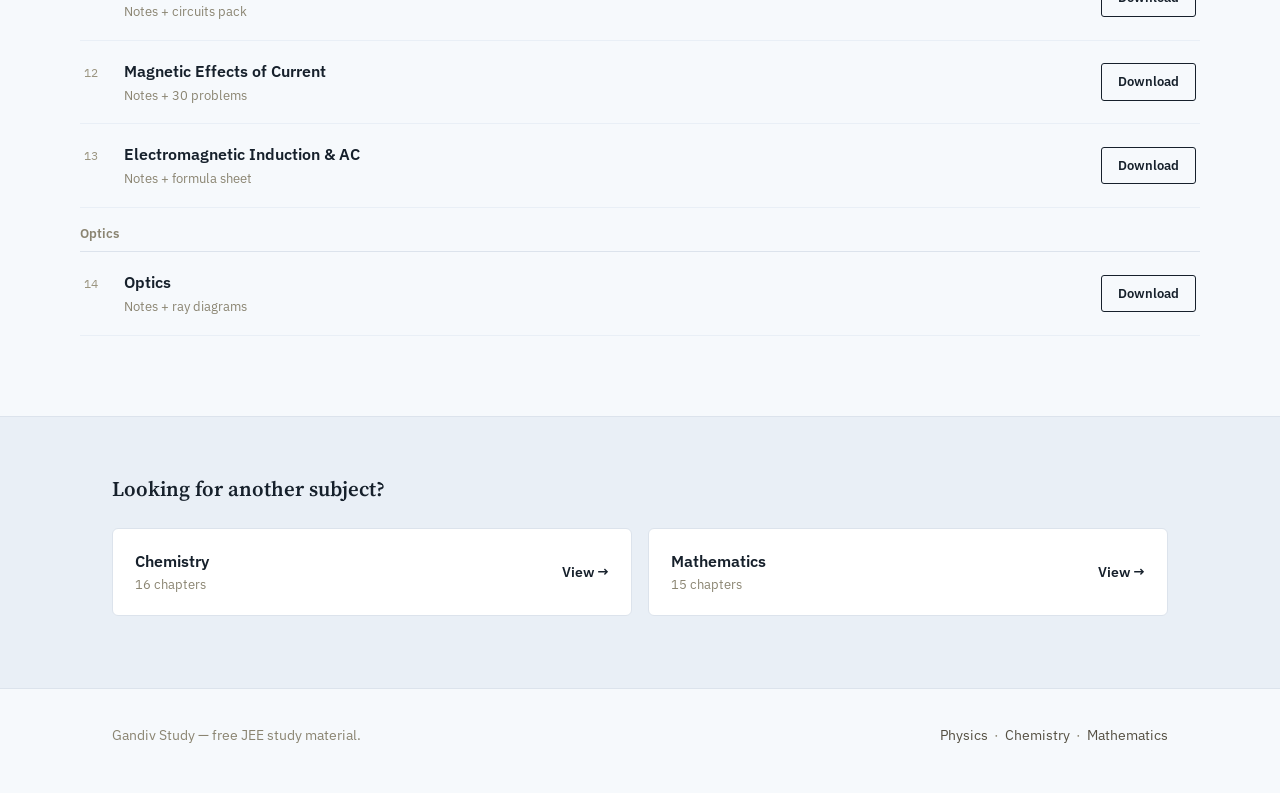
<file: physics.html>
<!DOCTYPE html>
<html lang="en">
<head>
<meta charset="UTF-8">
<meta name="viewport" content="width=device-width, initial-scale=1.0">
<title>Physics — Gandiv Study</title>
<meta name="description" content="Free JEE Physics notes, formula sheets and practice problems, chapter-wise from Units & Measurements to Optics.">
<meta name="robots" content="index, follow">
<link rel="canonical" href="https://gurujeestudy.netlify.app/physics.html">
<link rel="icon" href="data:image/svg+xml,%3Csvg xmlns='http://www.w3.org/2000/svg' viewBox='0 0 32 32'%3E%3Crect width='32' height='32' rx='6' fill='%2316213E'/%3E%3Crect x='6' y='18' width='5' height='9' rx='1' fill='%235B84B1'/%3E%3Crect x='13.5' y='13' width='5' height='14' rx='1' fill='%235FA37B'/%3E%3Crect x='21' y='7' width='5' height='20' rx='1' fill='%23E8A33D'/%3E%3C/svg%3E">
<link rel="preconnect" href="https://fonts.googleapis.com">
<link href="https://fonts.googleapis.com/css2?family=Source+Serif+4:opsz,wght@8..60,400;8..60,600;8..60,700&family=IBM+Plex+Sans:wght@400;500;600;700&family=IBM+Plex+Mono:wght@500&display=swap" rel="stylesheet">
<link rel="stylesheet" href="style.css">
</head>
<body>

<header>
  <div class="wrap nav">
    <a href="index.html" class="brand">
      <span class="mark">
        <span class="bar" style="height:12px; background:#5B84B1;"></span>
        <span class="bar" style="height:19px; background:#5FA37B;"></span>
        <span class="bar" style="height:26px; background:var(--indigo);"></span>
      </span>
      <span class="word">Gandiv<span class="light">Study</span></span>
    </a>
    <nav class="links">
      <a href="physics.html" style="opacity:1; border-color:var(--blue);">Physics</a>
      <a href="chemistry.html">Chemistry</a>
      <a href="maths.html">Mathematics</a>
      <a href="index.html#why">Why this site</a>
    </nav>
    <span class="verified-chip"><svg width="13" height="13" viewBox="0 0 16 16" fill="none"><path d="M8 1.5l5.5 2.4v4c0 3.6-2.4 6-5.5 6.8-3.1-.8-5.5-3.2-5.5-6.8v-4L8 1.5z" stroke="#5FD9A4" stroke-width="1.3" stroke-linejoin="round"/><path d="M5.8 8l1.6 1.6L10.4 6.4" stroke="#5FD9A4" stroke-width="1.3" stroke-linecap="round" stroke-linejoin="round"/></svg>Content reviewed</span>
    <a href="index.html" class="btn btn-ghost" style="padding:9px 18px; font-size:0.88rem;">Home</a>
  </div>
</header>
<div class="trust-strip compact">
  <div class="wrap">
    <div class="trust-badge">
      <svg width="14" height="14" viewBox="0 0 16 16" fill="none"><circle cx="8" cy="8" r="7" stroke="#5FD9A4" stroke-width="1.4"/><path d="M5 8.2l2 2 4-4.4" stroke="#5FD9A4" stroke-width="1.4" stroke-linecap="round" stroke-linejoin="round"/></svg>
      100% free, no sign-up
    </div>
    <div class="trust-badge">
      <svg width="14" height="14" viewBox="0 0 16 16" fill="none"><circle cx="8" cy="8" r="7" stroke="#5FD9A4" stroke-width="1.4"/><path d="M5 8.2l2 2 4-4.4" stroke="#5FD9A4" stroke-width="1.4" stroke-linecap="round" stroke-linejoin="round"/></svg>
      Aligned to NCERT & JEE syllabus
    </div>
    <div class="trust-badge">
      <svg width="14" height="14" viewBox="0 0 16 16" fill="none"><circle cx="8" cy="8" r="7" stroke="#5FD9A4" stroke-width="1.4"/><path d="M5 8.2l2 2 4-4.4" stroke="#5FD9A4" stroke-width="1.4" stroke-linecap="round" stroke-linejoin="round"/></svg>
      Updated every week
    </div>
  </div>
</div>


<div class="wrap">
  <div class="breadcrumb"><a href="index.html">Home</a> &nbsp;/&nbsp; Physics</div>
</div>

<section class="subject-hero wrap">
  <div class="eyebrow" style="color:#5B84B1;">PHYSICS &middot; JEE MAIN & ADVANCED</div>
  <h1>Physics study material</h1>
  <p>Chapter-wise notes, formula sheets and previous-year style problems for JEE Physics, grouped the way you'll actually revise them.</p>
  <div class="quick-stats">
    <div><strong>14</strong>Chapters</div>
    <div><strong>480+</strong>Practice problems</div>
    <div><strong>&#8377;0</strong>Cost, always</div>
  </div>
  <div class="subject-switch">
    <a href="physics.html" class="active">Physics</a>
    <a href="chemistry.html">Chemistry</a>
    <a href="maths.html">Mathematics</a>
  </div>
</section>

<section class="chapter-list wrap">
  <div class="group-label">Mechanics</div>
  <div class="chapter-row">
    <div class="left">
      <span class="idx">01</span>
      <div>
        <div class="name">Units & Measurements</div>
        <div class="meta">Notes + 20 problems</div>
      </div>
    </div>
    <a class="dl" href="units-measurement.pdf" download>Download</a>
  </div>
  <div class="chapter-row">
    <div class="left">
      <span class="idx">02</span>
      <div>
        <div class="name">Kinematics</div>
        <div class="meta">Notes + 40 problems</div>
      </div>
    </div>
    <a class="dl" href="kinematics.pdf" download>Download</a>
  </div>
  <div class="chapter-row">
    <div class="left">
      <span class="idx">03</span>
      <div>
        <div class="name">Laws of Motion</div>
        <div class="meta">Notes + formula sheet</div>
      </div>
    </div>
    <a class="dl" href="laws-of-motion.pdf" download>Download</a>
  </div>
  <div class="chapter-row">
    <div class="left">
      <span class="idx">04</span>
      <div>
        <div class="name">Work, Energy and Power</div>
        <div class="meta">Notes + 30 problems</div>
      </div>
    </div>
    <a class="dl" href="work-energy-power.pdf" download>Download</a>
  </div>
  <div class="chapter-row">
    <div class="left">
      <span class="idx">05</span>
      <div>
        <div class="name">Rotational Motion</div>
        <div class="meta">Notes + 35 problems</div>
      </div>
    </div>
    <a class="dl" href="rotational-motion.pdf" download>Download</a>
  </div>
  <div class="chapter-row">
    <div class="left">
      <span class="idx">06</span>
      <div>
        <div class="name">Gravitation</div>
        <div class="meta">Notes + 25 problems</div>
      </div>
    </div>
    <a class="dl" href="gravitation.pdf" download>Download</a>
  </div>
  <div class="chapter-row">
    <div class="left">
      <span class="idx">07</span>
      <div>
        <div class="name">Properties of Solids and Fluids</div>
        <div class="meta">Notes + formula sheet</div>
      </div>
    </div>
    <a class="dl" href="solids-fluids.pdf" download>Download</a>
  </div>
  <div class="group-label">Heat & Thermodynamics</div>
  <div class="chapter-row">
    <div class="left">
      <span class="idx">08</span>
      <div>
        <div class="name">Thermodynamics</div>
        <div class="meta">Notes + formula sheet</div>
      </div>
    </div>
    <a class="dl" href="thermodynamics.pdf" download>Download</a>
  </div>
  <div class="chapter-row">
    <div class="left">
      <span class="idx">09</span>
      <div>
        <div class="name">Kinetic Theory of Gases</div>
        <div class="meta">Notes + 20 problems</div>
      </div>
    </div>
    <a class="dl" href="kinetic-theory.pdf" download>Download</a>
  </div>
  <div class="group-label">Electricity & Magnetism</div>
  <div class="chapter-row">
    <div class="left">
      <span class="idx">10</span>
      <div>
        <div class="name">Electrostatics</div>
        <div class="meta">Notes + 50 problems</div>
      </div>
    </div>
    <a class="dl" href="electrostatics.pdf" download>Download</a>
  </div>
  <div class="chapter-row">
    <div class="left">
      <span class="idx">11</span>
      <div>
        <div class="name">Current Electricity</div>
        <div class="meta">Notes + circuits pack</div>
      </div>
    </div>
    <a class="dl" href="current-electricity.pdf" download>Download</a>
  </div>
  <div class="chapter-row">
    <div class="left">
      <span class="idx">12</span>
      <div>
        <div class="name">Magnetic Effects of Current</div>
        <div class="meta">Notes + 30 problems</div>
      </div>
    </div>
    <a class="dl" href="magnetic-effects.pdf" download>Download</a>
  </div>
  <div class="chapter-row">
    <div class="left">
      <span class="idx">13</span>
      <div>
        <div class="name">Electromagnetic Induction & AC</div>
        <div class="meta">Notes + formula sheet</div>
      </div>
    </div>
    <a class="dl" href="em-induction.pdf" download>Download</a>
  </div>
  <div class="group-label">Optics</div>
  <div class="chapter-row">
    <div class="left">
      <span class="idx">14</span>
      <div>
        <div class="name">Optics</div>
        <div class="meta">Notes + ray diagrams</div>
      </div>
    </div>
    <a class="dl" href="optics.pdf" download>Download</a>
  </div>
</section>

<section class="other-subjects">
  <div class="wrap">
    <h2>Looking for another subject?</h2>
    <div class="other-cards">
      <a href="chemistry.html" class="other-card" style="text-decoration:none; color:inherit;">
        <div>
          <div class="name">Chemistry</div>
          <div class="count">16 chapters</div>
        </div>
        <span class="go">View &rarr;</span>
      </a>
      <a href="maths.html" class="other-card" style="text-decoration:none; color:inherit;">
        <div>
          <div class="name">Mathematics</div>
          <div class="count">15 chapters</div>
        </div>
        <span class="go">View &rarr;</span>
      </a>
    </div>
  </div>
</section>

<footer>
  <div class="wrap foot-row">
    <div>Gandiv Study — free JEE study material.</div>
    <div><a href="physics.html">Physics</a> &nbsp;&middot;&nbsp; <a href="chemistry.html">Chemistry</a> &nbsp;&middot;&nbsp; <a href="maths.html">Mathematics</a></div>
  </div>
</footer>

</body>
</html>
</file>
<file: style.css>
:root{
    --navy: #0A2540;
    --navy-deep: #06192C;
    --navy-mid: #123A63;
    --paper: #F6F9FC;
    --paper-dim: #E9EFF6;
    --ink: #16202B;
    --blue: #2F6FB0;
    --blue-deep: #1F5488;
    --blue-tint: #E6EFF9;
    --indigo: #5B5FC7;
    --line: #DCE3EC;
    --green: #1E8A5F;
  }
  *{box-sizing:border-box; margin:0; padding:0;}
  html{scroll-behavior:smooth;}
  body{
    background:var(--paper);
    color:var(--ink);
    font-family:'IBM Plex Sans', sans-serif;
    line-height:1.5;
    -webkit-font-smoothing:antialiased;
  }
  h1,h2,h3,.serif{ font-family:'Source Serif 4', serif; }
  a{ color:inherit; text-decoration:none; }
  img{max-width:100%; display:block;}
  .wrap{ max-width:1120px; margin:0 auto; padding:0 32px; }
  @media (max-width:640px){ .wrap{padding:0 20px;} }

  /* Skip link / focus */
  a:focus-visible, button:focus-visible{ outline:3px solid var(--blue); outline-offset:2px; }

  /* ---------- HEADER ---------- */
  header{
    background:var(--navy);
    color:var(--paper);
    border-bottom:4px solid var(--blue);
  }
  .nav{
    display:flex; align-items:center; justify-content:space-between;
    padding:20px 0;
  }
  .brand{ display:flex; align-items:center; gap:10px; font-size:1.15rem; font-weight:600; }
  .brand .mark{
    width:34px; height:34px;
    display:flex; align-items:flex-end; justify-content:center; gap:3px;
  }
  .brand .mark .bar{ width:6px; border-radius:1.5px 1.5px 0 0; }
  .brand .word{ font-weight:600; }
  .brand .word .light{ font-weight:400; opacity:0.75; margin-left:4px; }
  nav.links{ display:flex; gap:28px; font-size:0.95rem; }
  nav.links a{ opacity:0.85; border-bottom:1px solid transparent; padding-bottom:2px; }
  nav.links a:hover{ opacity:1; border-color:var(--blue); }
  @media (max-width:720px){ nav.links{ display:none; } }

  /* ---------- HERO ---------- */
  .hero{
    background:var(--navy);
    color:var(--paper);
    position:relative;
    overflow:hidden;
  }
  .hero .wrap{
    padding:64px 32px 0;
    display:grid;
    grid-template-columns: 1.1fr 0.9fr;
    gap:40px;
    align-items:end;
  }
  @media (max-width:900px){ .hero .wrap{ grid-template-columns:1fr; padding-bottom:24px; } }

  .hero-copy .eyebrow{
    color:var(--blue);
    font-size:0.92rem;
    font-weight:500;
    margin-bottom:14px;
  }
  .hero-copy h1{
    font-size:clamp(2.1rem, 4.5vw, 3.2rem);
    line-height:1.12;
    font-weight:600;
    max-width:14ch;
  }
  .hero-copy p{
    margin-top:20px;
    max-width:46ch;
    font-size:1.05rem;
    color:#D9DCE6;
  }
  .hero-actions{ margin-top:32px; display:flex; gap:16px; flex-wrap:wrap; }
  .btn{
    display:inline-block;
    padding:13px 24px;
    font-weight:600;
    font-size:0.98rem;
    border-radius:3px;
    cursor:pointer;
    border:1px solid transparent;
  }
  .btn-primary{ background:var(--blue); color:#fff; }
  .btn-primary:hover{ background:var(--blue-deep); }
  .btn-ghost{ border-color:#4A567A; color:var(--paper); }
  .btn-ghost:hover{ border-color:var(--paper); }

  /* Timetable motif */
  .timetable{
    background:var(--paper);
    border-radius:6px 6px 0 0;
    padding:20px 20px 0;
    box-shadow:0 20px 50px rgba(0,0,0,0.35);
    transform: translateY(4px);
  }
  .timetable .tt-head{
    display:flex; justify-content:space-between; align-items:baseline;
    border-bottom:2px solid var(--ink);
    padding-bottom:10px; margin-bottom:10px;
  }
  .timetable .tt-head span{ font-family:'IBM Plex Mono', monospace; font-size:0.78rem; color:#6b6455;}
  .tt-row{
    display:flex; justify-content:space-between; align-items:center;
    padding:11px 0; border-bottom:1px solid var(--line);
    font-size:0.92rem;
  }
  .tt-row:last-child{ border-bottom:none; }
  .tt-row .subj{ font-weight:600; }
  .tt-row .tag{
    font-family:'IBM Plex Mono', monospace; font-size:0.72rem;
    padding:3px 8px; border-radius:3px; background:var(--paper-dim); color:#555;
  }
  .tt-row .tag.physics{ background:#E4EEF7; color:#28517A; }
  .tt-row .tag.chem{ background:#EAF3EA; color:#2E6B45; }
  .tt-row .tag.maths{ background:#ECEBFB; color:var(--indigo); }

  /* ---------- STRIP STATS ---------- */
  .stats{
    background:var(--paper-dim);
    border-bottom:1px solid var(--line);
  }
  .stats .wrap{
    display:flex; gap:0; padding:22px 32px;
    flex-wrap:wrap;
  }
  .stat{
    flex:1; min-width:150px;
    padding:0 24px;
    border-left:1px solid var(--line);
  }
  .stat:first-child{ border-left:none; padding-left:0; }
  .stat .num{ font-family:'Source Serif 4', serif; font-size:1.7rem; font-weight:600; }
  .stat .label{ font-size:0.85rem; color:#6b6455; margin-top:2px; }

  /* ---------- SUBJECT SECTION ---------- */
  section.subjects{ padding:80px 0 40px; }
  .section-head{ max-width:56ch; margin-bottom:44px; }
  .section-head h2{ font-size:1.9rem; font-weight:600; }
  .section-head p{ margin-top:12px; color:#544F42; font-size:1.02rem; }

  .subject-grid{
    display:grid;
    grid-template-columns:repeat(3, 1fr);
    gap:0;
    border:1px solid var(--line);
    border-radius:6px;
    overflow:hidden;
  }
  @media (max-width:860px){ .subject-grid{ grid-template-columns:1fr; } }

  .subject-col{
    background:#fff;
    border-left:1px solid var(--line);
  }
  .subject-col:first-child{ border-left:none; }
  @media (max-width:860px){ .subject-col{ border-left:none; border-top:1px solid var(--line);} .subject-col:first-child{border-top:none;} }

  .subject-head{
    padding:22px 24px;
    border-bottom:1px solid var(--line);
    display:flex; align-items:center; gap:12px;
  }
  .subject-head .dot{ width:10px; height:10px; border-radius:2px; }
  .physics-dot{ background:#28517A; }
  .chem-dot{ background:#2E6B45; }
  .maths-dot{ background:var(--indigo); }
  .subject-head h3{ font-size:1.15rem; font-weight:600; }
  .subject-head .count{ margin-left:auto; font-family:'IBM Plex Mono', monospace; font-size:0.78rem; color:#8a8471; }

  .chapter{
    display:flex; align-items:center; justify-content:space-between;
    padding:15px 24px;
    border-bottom:1px solid var(--paper-dim);
    font-size:0.94rem;
    gap:12px;
  }
  .chapter:last-child{ border-bottom:none; }
  .chapter .name{ flex:1; }
  .chapter .meta{ font-size:0.76rem; color:#8a8471; margin-top:2px; }
  .dl{
    flex-shrink:0;
    font-size:0.82rem; font-weight:600;
    padding:7px 13px;
    border:1px solid var(--ink);
    border-radius:3px;
    background:transparent;
  }
  .dl:hover{ background:var(--ink); color:var(--paper); }

  /* ---------- WHY SECTION ---------- */
  section.why{ padding:70px 0; background:var(--paper-dim); border-top:1px solid var(--line); border-bottom:1px solid var(--line); }
  .why-grid{
    display:grid; grid-template-columns:repeat(3, 1fr); gap:36px; margin-top:40px;
  }
  @media (max-width:860px){ .why-grid{ grid-template-columns:1fr; } }
  .why-item .num{ font-family:'IBM Plex Mono', monospace; color:var(--blue-deep); font-size:0.85rem; }
  .why-item h3{ margin-top:10px; font-size:1.15rem; font-weight:600; }
  .why-item p{ margin-top:8px; color:#544F42; font-size:0.94rem; }

  /* ---------- CTA ---------- */
  section.cta{ padding:80px 0; text-align:left; }
  .cta-box{
    background:var(--navy); color:var(--paper);
    border-radius:8px;
    padding:48px;
    display:flex; align-items:center; justify-content:space-between; gap:32px;
    flex-wrap:wrap;
  }
  .cta-box h2{ font-size:1.6rem; font-weight:600; max-width:22ch; }
  .cta-box p{ margin-top:10px; color:#c9cede; max-width:40ch; }

  /* ---------- FOOTER ---------- */
  footer{ padding:36px 0 48px; border-top:1px solid var(--line); }
  .foot-row{ display:flex; justify-content:space-between; flex-wrap:wrap; gap:16px; font-size:0.85rem; color:#8a8471; }
  .foot-row a{ color:#544F42; }
  .foot-row a:hover{ color:var(--ink); }

  @media (prefers-reduced-motion: reduce){ html{scroll-behavior:auto;} }

/* ---------- SUBJECT PAGE ---------- */
.breadcrumb{
  font-size:0.85rem; color:#9a947f;
  padding:18px 0 0;
}
.breadcrumb a{ color:#544F42; }
.breadcrumb a:hover{ color:var(--ink); }

.subject-hero{
  padding:28px 0 44px;
  border-bottom:1px solid var(--line);
}
.subject-hero .eyebrow{
  font-family:'IBM Plex Mono', monospace;
  font-size:0.78rem;
  letter-spacing:0.02em;
}
.subject-hero h1{
  font-size:clamp(1.9rem, 4vw, 2.6rem);
  font-weight:600;
  margin-top:10px;
  max-width:20ch;
}
.subject-hero p{
  margin-top:14px;
  max-width:56ch;
  color:#544F42;
  font-size:1.02rem;
}
.subject-hero .quick-stats{
  display:flex; gap:32px; margin-top:26px; flex-wrap:wrap;
}
.subject-hero .quick-stats div{ font-size:0.88rem; color:#544F42; }
.subject-hero .quick-stats strong{ font-family:'Source Serif 4', serif; font-size:1.3rem; display:block; color:var(--ink); }

.subject-switch{
  display:flex; gap:10px; margin-top:26px; flex-wrap:wrap;
}
.subject-switch a{
  font-size:0.85rem; padding:7px 14px; border-radius:20px;
  border:1px solid var(--line); color:#544F42;
}
.subject-switch a.active{
  background:var(--ink); color:var(--paper); border-color:var(--ink);
}
.subject-switch a:hover:not(.active){ border-color:#9a947f; color:var(--ink); }

.chapter-list{ padding:48px 0 80px; }
.group-label{
  font-size:0.8rem; font-weight:600; color:#8a8471;
  padding:8px 0; margin-top:8px;
  border-bottom:1px solid var(--line);
}
.group-label:first-child{ margin-top:0; }

.chapter-row{
  display:flex; align-items:center; justify-content:space-between;
  padding:18px 4px;
  border-bottom:1px solid var(--paper-dim);
  gap:16px;
}
.chapter-row .left{ display:flex; align-items:baseline; gap:14px; }
.chapter-row .idx{
  font-family:'IBM Plex Mono', monospace; font-size:0.78rem; color:#9a947f;
  width:26px; flex-shrink:0;
}
.chapter-row .name{ font-weight:600; font-size:1rem; }
.chapter-row .meta{ font-size:0.82rem; color:#8a8471; margin-top:3px; }
.chapter-row .dl{
  flex-shrink:0; font-size:0.82rem; font-weight:600;
  padding:8px 16px; border:1px solid var(--ink); border-radius:3px; background:transparent;
}
.chapter-row .dl:hover{ background:var(--ink); color:var(--paper); }

.other-subjects{
  padding:56px 0 72px; background:var(--paper-dim);
  border-top:1px solid var(--line);
}
.other-subjects h2{ font-size:1.3rem; font-weight:600; }
.other-cards{ display:grid; grid-template-columns:repeat(2, 1fr); gap:16px; margin-top:24px; }
.other-card{
  background:#fff; border:1px solid var(--line); border-radius:6px;
  padding:20px 22px; display:flex; align-items:center; justify-content:space-between;
}
.other-card .name{ font-weight:600; font-size:1.02rem; }
.other-card .count{ font-size:0.8rem; color:#8a8471; margin-top:2px; }
.other-card .go{ font-size:0.85rem; font-weight:600; }

/* ---------- TRUST STRIP ---------- */
.trust-strip{
  background:var(--navy-mid);
  border-top:1px solid rgba(255,255,255,0.08);
}
.trust-strip .wrap{
  display:flex; flex-wrap:wrap; gap:14px;
  padding:18px 32px;
  justify-content:center;
}
.trust-badge{
  display:flex; align-items:center; gap:8px;
  color:#DCE7F5;
  font-size:0.85rem;
  padding:6px 4px;
}
.trust-badge svg{ flex-shrink:0; }

/* ---------- TESTIMONIALS ---------- */
section.testimonials{ padding:70px 0; }
.testimonial-grid{
  display:grid; grid-template-columns:repeat(3, 1fr); gap:24px; margin-top:40px;
}
@media (max-width:860px){ .testimonial-grid{ grid-template-columns:1fr; } }
.testimonial-card{
  background:#fff; border:1px solid var(--line); border-radius:8px;
  padding:26px 24px;
}
.testimonial-card .quote{
  font-size:0.96rem; color:var(--ink); line-height:1.6;
}
.testimonial-card .who{
  margin-top:18px; display:flex; align-items:center; gap:10px;
}
.testimonial-card .avatar{
  width:36px; height:36px; border-radius:50%;
  background:var(--blue-tint); color:var(--blue-deep);
  display:flex; align-items:center; justify-content:center;
  font-family:'Source Serif 4', serif; font-weight:600; font-size:0.9rem;
}
.testimonial-card .name{ font-size:0.88rem; font-weight:600; }
.testimonial-card .role{ font-size:0.78rem; color:#8a8471; }

/* ---------- CREDIBILITY NOTE ---------- */
.credibility{
  background:var(--blue-tint);
  border:1px solid #CFE0F2;
  border-radius:8px;
  padding:22px 26px;
  display:flex; align-items:flex-start; gap:16px;
  margin-top:44px;
}
.credibility svg{ flex-shrink:0; margin-top:2px; }
.credibility p{ font-size:0.92rem; color:#294A6B; line-height:1.55; }
.credibility strong{ color:var(--navy); }

/* ---------- HEADER VERIFIED CHIP ---------- */
.verified-chip{
  display:inline-flex; align-items:center; gap:6px;
  font-size:0.78rem; color:#DCE7F5;
  background:rgba(255,255,255,0.06);
  border:1px solid rgba(255,255,255,0.14);
  padding:5px 11px; border-radius:20px;
  margin-left:16px;
}
@media (max-width:900px){ .verified-chip{ display:none; } }

/* Subject page compact trust strip */
.trust-strip.compact .wrap{ padding:12px 32px; }
.trust-strip.compact .trust-badge{ font-size:0.8rem; }

/* ---------- SPECIAL THANKS ---------- */
.special-thanks{
  background:var(--navy);
  border-radius:10px;
  padding:52px 48px;
  margin-top:44px;
  display:flex;
  align-items:center;
  gap:40px;
  position:relative;
  overflow:hidden;
}
.special-thanks::before{
  content:"";
  position:absolute;
  top:0; left:0; right:0; height:4px;
  background:linear-gradient(90deg, var(--indigo), var(--blue), var(--green));
}
.special-thanks .photo{
  flex-shrink:0;
  width:150px; height:150px;
  border-radius:50%;
  overflow:hidden;
  border:3px solid rgba(255,255,255,0.15);
  box-shadow:0 10px 30px rgba(0,0,0,0.35);
}
.special-thanks .photo img{
  width:100%; height:100%; object-fit:cover; display:block;
}
.special-thanks .text .label{
  font-family:'IBM Plex Mono', monospace;
  font-size:0.75rem;
  letter-spacing:0.08em;
  color:#8FB3DB;
  text-transform:uppercase;
}
.special-thanks .text h2{
  font-family:'Source Serif 4', serif;
  font-weight:600;
  font-style:italic;
  font-size:clamp(1.3rem, 2.4vw, 1.7rem);
  line-height:1.5;
  color:var(--paper);
  margin-top:12px;
  max-width:46ch;
}
.special-thanks .text h2 .highlight{
  color:#8FB3DB;
  font-style:normal;
  font-weight:700;
}
@media (max-width:720px){
  .special-thanks{ flex-direction:column; text-align:center; padding:40px 28px; }
  .special-thanks .text h2{ max-width:none; }
}


/* ---------- SPECIAL THANKS: hero variant ---------- */
.special-thanks.in-hero{
  flex-direction:column;
  align-items:flex-start;
  gap:20px;
  margin-top:0;
  padding:32px 28px;
  border-radius:6px 6px 0 0;
  transform:translateY(4px);
  box-shadow:0 20px 50px rgba(0,0,0,0.35);
}
.special-thanks.in-hero .photo{
  width:84px; height:84px;
  margin:0 auto;
  align-self:center;
}
.special-thanks.in-hero .text{ text-align:center; width:100%; }
.special-thanks.in-hero .text h2{
  font-size:1.05rem;
  max-width:none;
}
@media (max-width:900px){
  .special-thanks.in-hero{ margin-top:24px; }
}

/* Emphasis text for key phrase inside Special Thanks */
.special-thanks .text h2 .shout{
  font-family:'Source Serif 4', serif;
  font-style:normal;
  font-weight:800;
  text-transform:uppercase;
  letter-spacing:0.03em;
  color:#fff;
}
</file>
